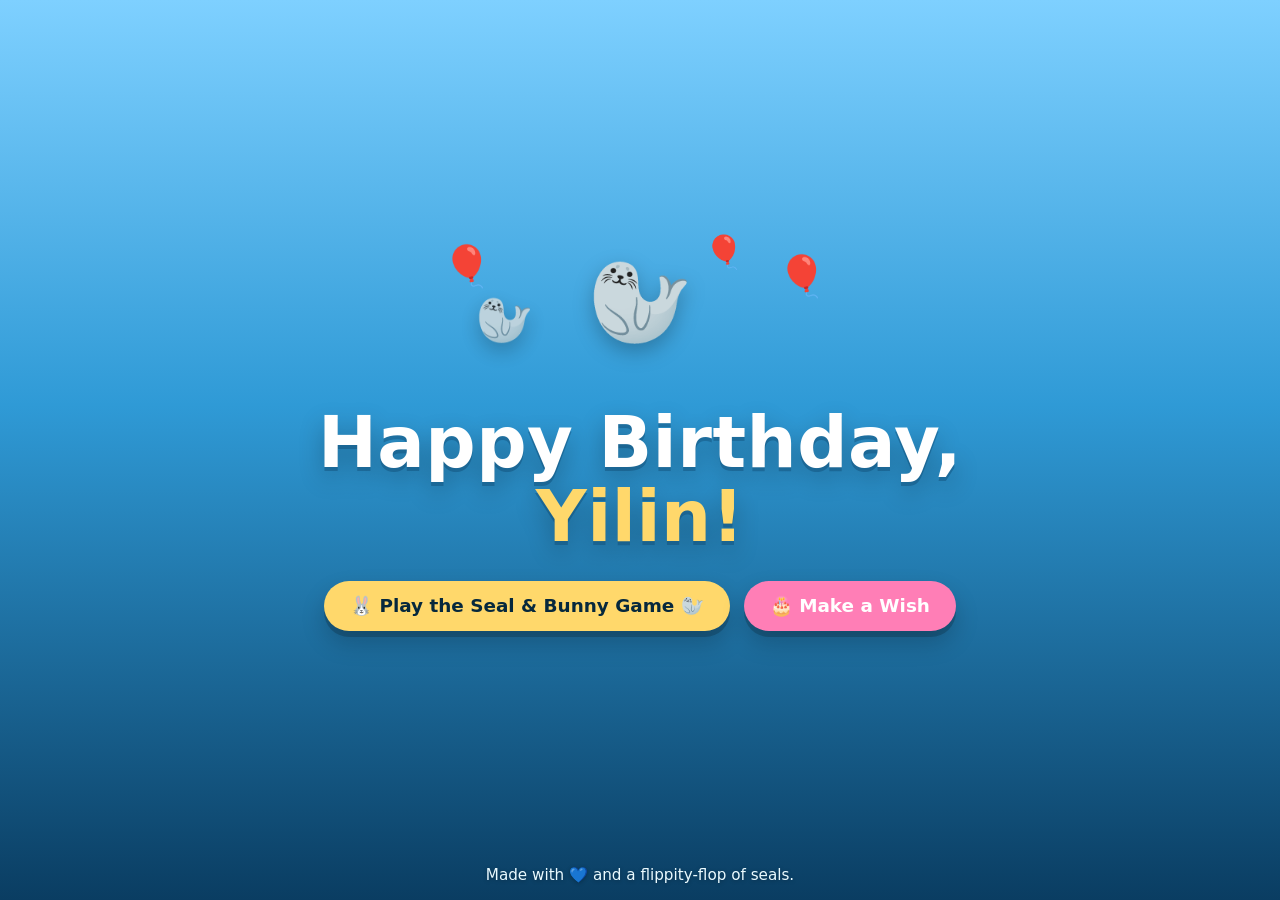
<file: index.html>
<!DOCTYPE html>
<html lang="en">
<head>
  <meta charset="UTF-8" />
  <meta name="viewport" content="width=device-width, initial-scale=1.0" />
  <title>Happy Birthday, Yilin! 🦭🎉</title>
  <meta name="description" content="A seal-themed birthday surprise for Yilin." />
  <link rel="stylesheet" href="styles.css" />
  <link rel="icon" href="data:image/svg+xml,<svg xmlns='http://www.w3.org/2000/svg' viewBox='0 0 100 100'><text y='.9em' font-size='90'>🦭</text></svg>" />
</head>
<body>
  <div class="bubbles" aria-hidden="true"></div>

  <main class="hero">
    <div class="seal-stage" aria-hidden="true">
      <div class="seal">🦭</div>
      <div class="seal seal--small">🦭</div>
      <div class="balloon b1">🎈</div>
      <div class="balloon b2">🎈</div>
      <div class="balloon b3">🎈</div>
    </div>

    <h1 class="title">Happy Birthday,<br /><span class="name">Yilin!</span></h1>

    <div class="cta">
      <a class="btn btn--play" href="game.html">🐰 Play the Seal &amp; Bunny Game 🦭</a>
      <button class="btn btn--wish" id="wishBtn" type="button">🎂 Make a Wish</button>
    </div>

    <p class="wish-text" id="wishText" hidden>🎉 Wish made! 🎉</p>
  </main>

  <footer class="footer">Made with 💙 and a flippity-flop of seals.</footer>

  <div class="confetti-layer" id="confettiLayer" aria-hidden="true"></div>

  <script src="confetti.js"></script>
  <script>
    // Bubbles drifting up from the ocean floor
    (function () {
      const layer = document.querySelector('.bubbles');
      const COUNT = 26;
      for (let i = 0; i < COUNT; i++) {
        const b = document.createElement('span');
        b.className = 'bubble';
        const size = 6 + Math.random() * 26;
        b.style.left = Math.random() * 100 + 'vw';
        b.style.width = b.style.height = size + 'px';
        b.style.animationDuration = 6 + Math.random() * 10 + 's';
        b.style.animationDelay = -Math.random() * 12 + 's';
        b.style.opacity = 0.15 + Math.random() * 0.35;
        layer.appendChild(b);
      }
    })();

    // Confetti on first load
    window.addEventListener('load', () => burstConfetti(140));

    // Make a wish
    const wishBtn = document.getElementById('wishBtn');
    const wishText = document.getElementById('wishText');
    wishBtn.addEventListener('click', () => {
      wishText.hidden = false;
      wishText.classList.remove('pop');
      void wishText.offsetWidth; // restart animation
      wishText.classList.add('pop');
      burstConfetti(120);
    });
  </script>
</body>
</html>
</file>
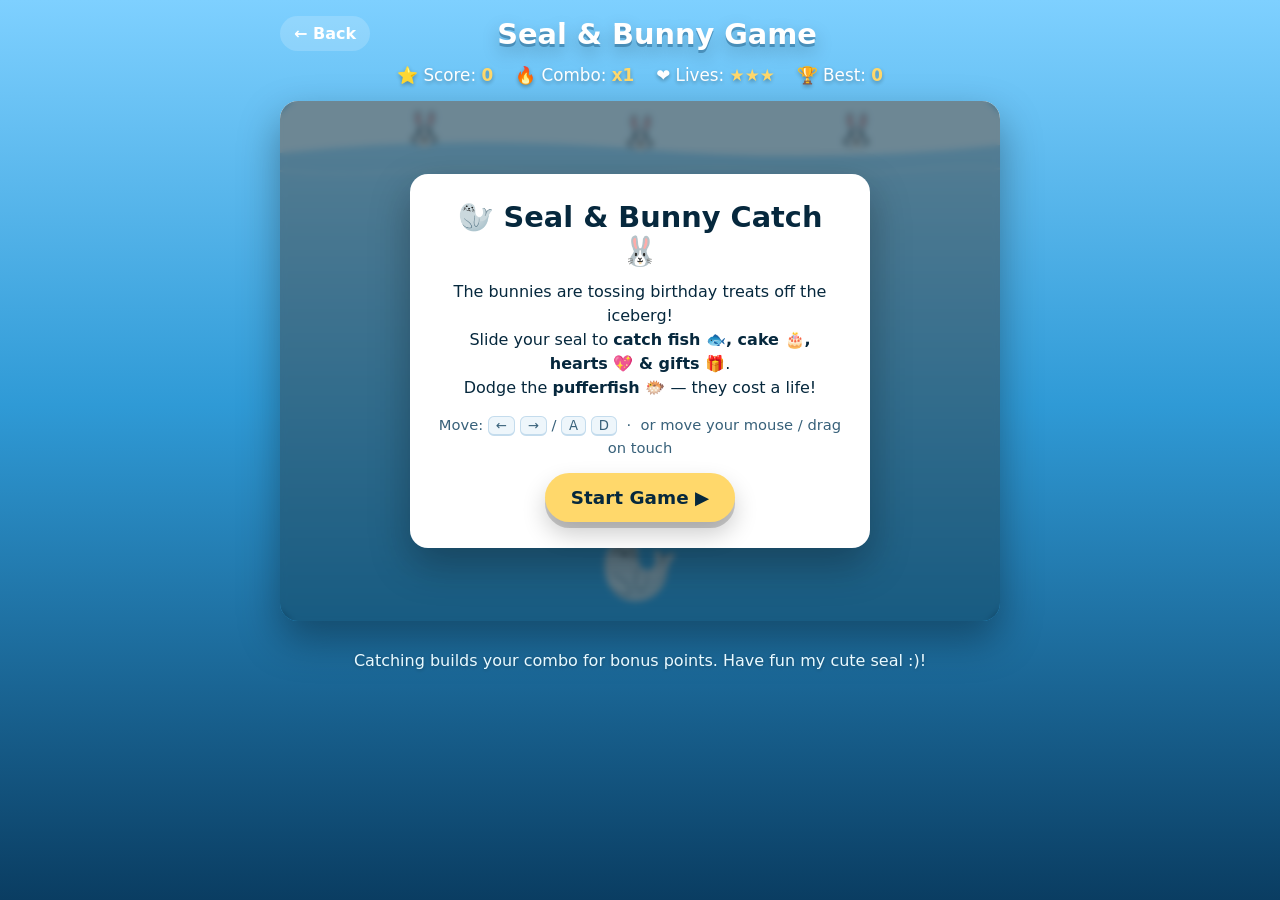
<file: game.html>
<!DOCTYPE html>
<html lang="en">
<head>
  <meta charset="UTF-8" />
  <meta name="viewport" content="width=device-width, initial-scale=1.0" />
  <title>Seal &amp; Bunny Birthday Game 🦭🐰</title>
  <meta name="description" content="Help the seal catch the birthday treats the bunnies toss down!" />
  <link rel="stylesheet" href="styles.css" />
  <link rel="stylesheet" href="game.css" />
  <link rel="icon" href="data:image/svg+xml,<svg xmlns='http://www.w3.org/2000/svg' viewBox='0 0 100 100'><text y='.9em' font-size='90'>🦭</text></svg>" />
</head>
<body class="game-body">
  <div class="bubbles" aria-hidden="true"></div>

  <header class="game-header">
    <a class="back-link" href="index.html">← Back</a>
    <h1 class="game-title">Seal &amp; Bunny Game</h1>
    <div class="spacer"></div>
  </header>

  <div class="hud">
    <span class="hud-item">⭐ Score: <strong id="score">0</strong></span>
    <span class="hud-item">🔥 Combo: <strong id="combo">x1</strong></span>
    <span class="hud-item">❤️ Lives: <strong id="lives">★★★</strong></span>
    <span class="hud-item">🏆 Best: <strong id="best">0</strong></span>
  </div>

  <div class="stage-wrap">
    <canvas id="game" width="720" height="520" aria-label="Seal and bunny catching game"></canvas>

    <div class="overlay" id="overlay">
      <div class="card">
        <h2 id="overlayTitle">🦭 Seal &amp; Bunny Catch 🐰</h2>
        <p id="overlayText">
          The bunnies are tossing birthday treats off the iceberg!<br />
          Slide your seal to <strong>catch fish 🐟, cake 🎂, hearts 💖 &amp; gifts 🎁</strong>.<br />
          Dodge the <strong>pufferfish 🐡</strong> — they cost a life!
        </p>
        <p class="controls-hint">
          Move: <kbd>←</kbd> <kbd>→</kbd> / <kbd>A</kbd> <kbd>D</kbd> &nbsp;·&nbsp; or move your mouse / drag on touch
        </p>
        <button class="btn btn--play" id="startBtn" type="button">Start Game ▶</button>
      </div>
    </div>
  </div>

  <p class="footnote">Catching builds your combo for bonus points. Have fun my cute seal :)!</p>

  <div class="confetti-layer" id="confettiLayer" aria-hidden="true"></div>

  <script src="confetti.js"></script>
  <script>
    // Background bubbles (shared look with home page)
    (function () {
      const layer = document.querySelector('.bubbles');
      for (let i = 0; i < 18; i++) {
        const b = document.createElement('span');
        b.className = 'bubble';
        const size = 6 + Math.random() * 22;
        b.style.left = Math.random() * 100 + 'vw';
        b.style.width = b.style.height = size + 'px';
        b.style.animationDuration = 7 + Math.random() * 9 + 's';
        b.style.animationDelay = -Math.random() * 12 + 's';
        b.style.opacity = 0.12 + Math.random() * 0.3;
        layer.appendChild(b);
      }
    })();
  </script>
  <script src="game.js"></script>
</body>
</html>
</file>
<file: styles.css>
:root {
  --ocean-top: #7ed0ff;
  --ocean-mid: #2f9ad6;
  --ocean-deep: #0a3d62;
  --foam: #eafaff;
  --coral: #ff7eb6;
  --sun: #ffd86b;
  --ink: #06283d;
}

* { box-sizing: border-box; }

html, body { height: 100%; }

body {
  margin: 0;
  font-family: "Trebuchet MS", "Segoe UI", system-ui, sans-serif;
  color: var(--ink);
  background: linear-gradient(180deg, var(--ocean-top) 0%, var(--ocean-mid) 45%, var(--ocean-deep) 100%);
  min-height: 100vh;
  overflow-x: hidden;
  position: relative;
  display: flex;
  flex-direction: column;
}

/* ---- Bubbles ---- */
.bubbles {
  position: fixed;
  inset: 0;
  pointer-events: none;
  z-index: 0;
}
.bubble {
  position: absolute;
  bottom: -40px;
  background: radial-gradient(circle at 30% 30%, #fff, rgba(255,255,255,0.2));
  border-radius: 50%;
  animation: rise linear infinite;
}
@keyframes rise {
  0%   { transform: translateY(0) translateX(0); }
  100% { transform: translateY(-110vh) translateX(20px); }
}

/* ---- Hero ---- */
.hero {
  position: relative;
  z-index: 2;
  flex: 1;
  display: flex;
  flex-direction: column;
  align-items: center;
  justify-content: center;
  text-align: center;
  padding: 48px 20px 24px;
  gap: 18px;
}

.seal-stage {
  position: relative;
  height: 140px;
  width: 100%;
  max-width: 520px;
  margin-bottom: 6px;
}
.seal {
  position: absolute;
  left: 50%;
  top: 10px;
  transform: translateX(-50%);
  font-size: 84px;
  filter: drop-shadow(0 8px 10px rgba(0,0,0,0.25));
  animation: bob 3s ease-in-out infinite;
}
.seal--small {
  left: 24%;
  top: 50px;
  font-size: 46px;
  animation: bob 3.6s ease-in-out infinite 0.4s;
  opacity: 0.9;
}
@keyframes bob {
  0%, 100% { transform: translateX(-50%) translateY(0) rotate(-3deg); }
  50%      { transform: translateX(-50%) translateY(-14px) rotate(3deg); }
}
.balloon {
  position: absolute;
  font-size: 40px;
  animation: float 4s ease-in-out infinite;
}
.b1 { left: 12%; top: 0; animation-delay: 0s; }
.b2 { right: 14%; top: 10px; animation-delay: 0.7s; }
.b3 { right: 30%; top: -10px; font-size: 32px; animation-delay: 1.3s; }
@keyframes float {
  0%, 100% { transform: translateY(0) rotate(-4deg); }
  50%      { transform: translateY(-16px) rotate(4deg); }
}

.title {
  margin: 0;
  font-size: clamp(2.4rem, 8vw, 4.4rem);
  line-height: 1.05;
  color: #fff;
  text-shadow: 0 4px 0 rgba(10,61,98,0.35), 0 10px 24px rgba(0,0,0,0.25);
  letter-spacing: 0.5px;
}
.name {
  color: var(--sun);
  display: inline-block;
  animation: wiggle 2.5s ease-in-out infinite;
}
@keyframes wiggle {
  0%, 100% { transform: rotate(-2deg) scale(1); }
  50%      { transform: rotate(2deg) scale(1.04); }
}

.subtitle {
  margin: 0;
  max-width: 560px;
  font-size: clamp(1rem, 2.6vw, 1.25rem);
  color: var(--foam);
  text-shadow: 0 2px 6px rgba(0,0,0,0.25);
}

/* ---- Buttons ---- */
.cta {
  display: flex;
  flex-wrap: wrap;
  gap: 14px;
  justify-content: center;
  margin-top: 8px;
}
.btn {
  font-family: inherit;
  font-size: clamp(1rem, 2.4vw, 1.15rem);
  font-weight: bold;
  padding: 14px 26px;
  border-radius: 999px;
  border: none;
  cursor: pointer;
  text-decoration: none;
  color: var(--ink);
  box-shadow: 0 6px 0 rgba(0,0,0,0.18), 0 12px 24px rgba(0,0,0,0.2);
  transition: transform 0.12s ease, box-shadow 0.12s ease;
}
.btn:hover { transform: translateY(-2px); }
.btn:active { transform: translateY(4px); box-shadow: 0 2px 0 rgba(0,0,0,0.18); }
.btn--play { background: var(--sun); }
.btn--wish { background: var(--coral); color: #fff; }

.wish-text {
  margin: 6px 0 0;
  font-size: 1.15rem;
  font-weight: bold;
  color: #fff;
  background: rgba(255,255,255,0.16);
  padding: 10px 18px;
  border-radius: 14px;
  backdrop-filter: blur(4px);
}
.wish-text.pop { animation: pop 0.5s ease; }
@keyframes pop {
  0%   { transform: scale(0.6); opacity: 0; }
  60%  { transform: scale(1.12); }
  100% { transform: scale(1); opacity: 1; }
}

/* ---- Footer ---- */
.footer {
  position: relative;
  z-index: 2;
  text-align: center;
  padding: 16px;
  color: var(--foam);
  font-size: 0.95rem;
  text-shadow: 0 1px 4px rgba(0,0,0,0.3);
}

/* ---- Confetti ---- */
.confetti-layer {
  position: fixed;
  inset: 0;
  pointer-events: none;
  z-index: 50;
  overflow: hidden;
}
.confetti {
  position: absolute;
  top: -16px;
  width: 10px;
  height: 16px;
  will-change: transform, opacity;
}

/* ---- Reduced motion ---- */
@media (prefers-reduced-motion: reduce) {
  .seal, .seal--small, .balloon, .name, .bubble { animation: none !important; }
}
</file>
<file: game.css>
.game-body {
  display: flex;
  flex-direction: column;
  align-items: center;
}

.game-header {
  position: relative;
  z-index: 2;
  width: 100%;
  max-width: 760px;
  display: flex;
  align-items: center;
  gap: 12px;
  padding: 16px 20px 4px;
}
.game-header .spacer { width: 56px; }
.back-link {
  color: #fff;
  text-decoration: none;
  font-weight: bold;
  background: rgba(255,255,255,0.18);
  padding: 8px 14px;
  border-radius: 999px;
  white-space: nowrap;
}
.back-link:hover { background: rgba(255,255,255,0.32); }
.game-title {
  flex: 1;
  text-align: center;
  margin: 0;
  color: #fff;
  font-size: clamp(1.2rem, 4vw, 1.8rem);
  text-shadow: 0 3px 0 rgba(10,61,98,0.35), 0 8px 18px rgba(0,0,0,0.25);
}

.hud {
  position: relative;
  z-index: 2;
  display: flex;
  flex-wrap: wrap;
  gap: 10px 22px;
  justify-content: center;
  padding: 10px 16px;
  color: #fff;
  font-size: clamp(0.9rem, 2.4vw, 1.05rem);
  text-shadow: 0 2px 4px rgba(0,0,0,0.3);
}
.hud strong { color: var(--sun); }

.stage-wrap {
  position: relative;
  z-index: 2;
  width: min(720px, 94vw);
  margin-top: 6px;
}
canvas {
  display: block;
  width: 100%;
  height: auto;
  border-radius: 18px;
  box-shadow: 0 18px 40px rgba(0,0,0,0.35);
  background: linear-gradient(180deg, #bfeaff 0%, #6cc1ee 55%, #2f9ad6 100%);
  touch-action: none;
  cursor: pointer;
}

.overlay {
  position: absolute;
  inset: 0;
  display: flex;
  align-items: center;
  justify-content: center;
  background: rgba(6, 40, 61, 0.55);
  border-radius: 18px;
  backdrop-filter: blur(3px);
  transition: opacity 0.25s ease;
}
.overlay.hidden { opacity: 0; pointer-events: none; }

.card {
  background: #fff;
  color: var(--ink);
  border-radius: 18px;
  padding: 26px 28px;
  max-width: 460px;
  text-align: center;
  box-shadow: 0 16px 40px rgba(0,0,0,0.3);
  margin: 12px;
}
.card h2 { margin: 0 0 12px; font-size: clamp(1.3rem, 4vw, 1.8rem); }
.card p { margin: 0 0 14px; line-height: 1.5; }
.controls-hint { font-size: 0.92rem; color: #38617a; }
kbd {
  background: #eef6fb;
  border: 1px solid #c4dced;
  border-bottom-width: 2px;
  border-radius: 6px;
  padding: 1px 7px;
  font-family: inherit;
  font-size: 0.9em;
}

.footnote {
  position: relative;
  z-index: 2;
  color: var(--foam);
  text-align: center;
  padding: 14px 16px 24px;
  text-shadow: 0 1px 4px rgba(0,0,0,0.3);
}
</file>
